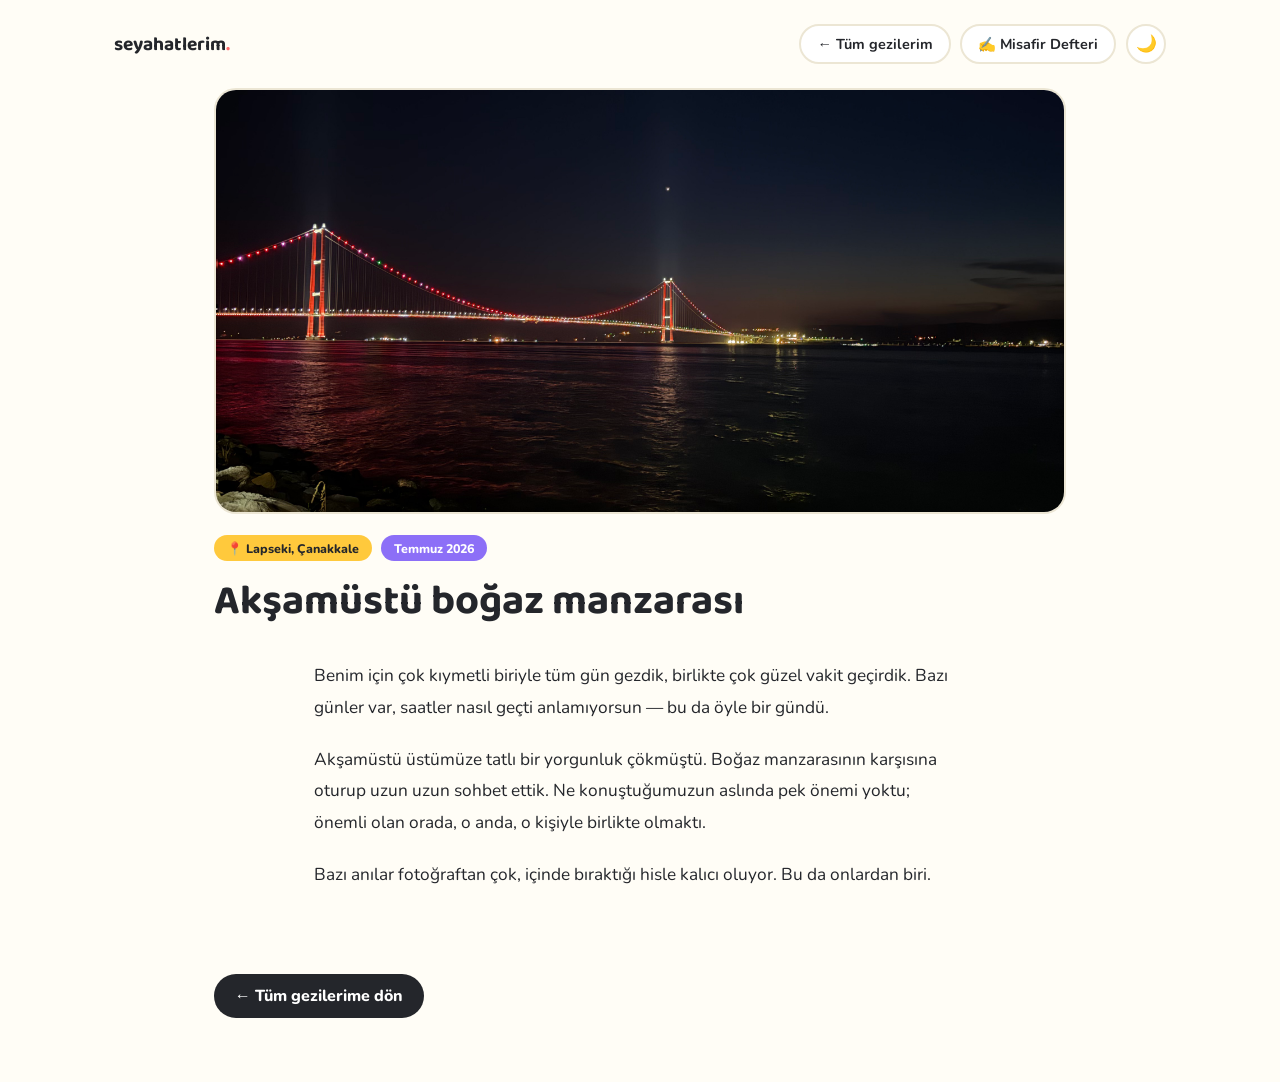
<file: lapseki.html>
<!DOCTYPE html>
<html lang="tr">
<head>
<meta charset="UTF-8">
<meta name="viewport" content="width=device-width, initial-scale=1.0">
<title>Lapseki — Seyahat Günlüğüm</title>
<script>
  (function() {
    const saved = localStorage.getItem('theme');
    const theme = saved || (window.matchMedia('(prefers-color-scheme: dark)').matches ? 'dark' : 'light');
    document.documentElement.setAttribute('data-theme', theme);
  })();
</script>
<link rel="preconnect" href="https://fonts.googleapis.com">
<link href="https://fonts.googleapis.com/css2?family=Baloo+2:wght@500;700;800&family=Nunito:wght@400;600;700;800&display=swap" rel="stylesheet">
<link rel="stylesheet" href="style.css">
</head>
<body>

<nav class="nav">
  <span class="nav-brand">seyahatlerim<span class="dot">.</span></span>
  <div class="nav-right">
    <a class="nav-back" href="index.html">← Tüm gezilerim</a>
    <a class="nav-back" href="misafirdefteri.html">✍️ Misafir Defteri</a>
    <button id="theme-toggle" class="theme-toggle" aria-label="Karanlık modu değiştir">🌙</button>
  </div>
</nav>

<div class="detail-hero">
  <img class="detail-photo" src="images/lapseki_sayfa.jpg" alt="Lapseki, Çanakkale">
</div>

<div class="detail-meta" style="max-width:900px;margin:1.3rem auto 0;padding:0 1.5rem;">
  <span class="pill" style="background:#ffc93c;color:#24262b">📍 Lapseki, Çanakkale</span>
  <span class="pill" style="background:#8c6ff7">Temmuz 2026</span>
</div>

<h1 class="detail-title">Akşamüstü boğaz manzarası</h1>

<div class="detail-body">
  <p>
    Benim için çok kıymetli biriyle tüm gün gezdik, birlikte çok güzel vakit geçirdik.
    Bazı günler var, saatler nasıl geçti anlamıyorsun — bu da öyle bir gündü.
  </p>
  <p>
    Akşamüstü üstümüze tatlı bir yorgunluk çökmüştü. Boğaz manzarasının karşısına
    oturup uzun uzun sohbet ettik. Ne konuştuğumuzun aslında pek önemi yoktu;
    önemli olan orada, o anda, o kişiyle birlikte olmaktı.
  </p>
  <p>
    Bazı anılar fotoğraftan çok, içinde bıraktığı hisle kalıcı oluyor. Bu da onlardan biri.
  </p>
</div>

<div class="detail-footer">
  <a class="back-link" href="index.html">← Tüm gezilerime dön</a>
</div>

<script>
  const themeToggle = document.getElementById('theme-toggle');
  function updateThemeIcon() {
    const isDark = document.documentElement.getAttribute('data-theme') === 'dark';
    themeToggle.textContent = isDark ? '☀️' : '🌙';
  }
  updateThemeIcon();
  themeToggle.addEventListener('click', () => {
    const isDark = document.documentElement.getAttribute('data-theme') === 'dark';
    const next = isDark ? 'light' : 'dark';
    document.documentElement.setAttribute('data-theme', next);
    localStorage.setItem('theme', next);
    updateThemeIcon();
  });
</script>

</body>
</html>
</file>
<file: style.css>
:root {
  --paper: #fffdf6;
  --surface: #ffffff;
  --ink: #24262b;
  --ink-soft: #5b5d66;
  --blue: #2f80ed;
  --coral: #ff6b6b;
  --yellow: #ffc93c;
  --green: #06a77d;
  --purple: #8c6ff7;
  --line: #ece6d4;
  --radius-lg: 22px;
  --radius-sm: 12px;
}

[data-theme="dark"] {
  --paper: #1a1b1f;
  --surface: #24262b;
  --ink: #ecedf1;
  --ink-soft: #9a9da6;
  --line: #34363d;
}

[data-theme="dark"] .gb-setup { color: #24262b; }

* { box-sizing: border-box; }

body {
  margin: 0;
  background: var(--paper);
  color: var(--ink);
  font-family: 'Nunito', sans-serif;
  -webkit-font-smoothing: antialiased;
  transition: background-color 0.2s ease, color 0.2s ease;
}

h1, h2, h3 {
  font-family: 'Baloo 2', sans-serif;
  margin: 0;
}

a { color: inherit; text-decoration: none; }

/* ---------- NAV ---------- */
.nav {
  display: flex;
  align-items: center;
  justify-content: space-between;
  max-width: 1100px;
  margin: 0 auto;
  padding: 1.5rem 1.5rem 0;
}
.nav-brand {
  font-family: 'Baloo 2', sans-serif;
  font-weight: 700;
  font-size: 1.2rem;
}
.nav-brand .dot { color: var(--coral); }
.nav-right {
  display: flex;
  align-items: center;
  gap: 0.6rem;
}
.nav-back {
  display: inline-flex;
  align-items: center;
  gap: 0.4rem;
  font-weight: 700;
  font-size: 0.9rem;
  padding: 0.5rem 1rem;
  border-radius: 999px;
  background: var(--surface);
  color: var(--ink);
  border: 2px solid var(--line);
  transition: transform 0.15s ease, border-color 0.15s ease;
}
.nav-back:hover { transform: translateX(-3px); border-color: var(--blue); }

.theme-toggle {
  display: inline-flex;
  align-items: center;
  justify-content: center;
  width: 40px;
  height: 40px;
  flex-shrink: 0;
  border-radius: 50%;
  border: 2px solid var(--line);
  background: var(--surface);
  color: var(--ink);
  font-size: 1.05rem;
  line-height: 1;
  cursor: pointer;
  transition: transform 0.2s ease, border-color 0.15s ease;
}
.theme-toggle:hover { transform: rotate(15deg); border-color: var(--purple); }

/* ---------- HERO ---------- */
.hero {
  position: relative;
  padding: 3rem 1.5rem 3.5rem;
  text-align: center;
  overflow: hidden;
}
.hero-inner { max-width: 640px; margin: 0 auto; position: relative; z-index: 2; }

.blob {
  position: absolute;
  border-radius: 50%;
  filter: blur(2px);
  opacity: 0.5;
  z-index: 1;
}
.blob.b1 { width: 160px; height: 160px; background: var(--yellow); top: -40px; left: 6%; }
.blob.b2 { width: 120px; height: 120px; background: var(--coral); top: 20px; right: 10%; }
.blob.b3 { width: 90px;  height: 90px;  background: var(--blue); bottom: -20px; left: 30%; }

.eyebrow {
  display: inline-block;
  font-weight: 800;
  font-size: 0.75rem;
  letter-spacing: 0.08em;
  text-transform: uppercase;
  color: #fff;
  background: var(--purple);
  padding: 0.35rem 0.9rem;
  border-radius: 999px;
  margin-bottom: 1.1rem;
}

.hero h1 {
  font-size: clamp(2.2rem, 6vw, 3.6rem);
  font-weight: 700;
  line-height: 1.1;
}
.hero h1 .accent { color: var(--coral); }

.hero-sub {
  margin-top: 1rem;
  font-size: 1.1rem;
  color: var(--ink-soft);
  line-height: 1.6;
}

/* ---------- STATS STRIP ---------- */
.stats-strip {
  display: flex;
  justify-content: center;
  gap: 2.8rem;
  flex-wrap: wrap;
  max-width: 700px;
  margin: 0 auto 2.2rem;
  padding: 0 1.5rem;
}
.stat { text-align: center; }
.stat-num {
  display: block;
  font-family: 'Baloo 2', sans-serif;
  font-size: 2.3rem;
  font-weight: 800;
  color: var(--purple);
  line-height: 1;
}
.stat-label {
  display: block;
  margin-top: 0.35rem;
  font-size: 0.78rem;
  font-weight: 800;
  text-transform: uppercase;
  letter-spacing: 0.05em;
  color: var(--ink-soft);
}

/* ---------- Ã–NE Ã‡IKANLAR (en Ã§ok beÄŸenilen iz) ---------- */
.highlight-section {
  max-width: 700px;
  margin: 0 auto 2.2rem;
  padding: 0 1.5rem;
}
.highlight-card {
  position: relative;
  background: var(--surface);
  border: 2px solid var(--yellow);
  border-radius: var(--radius-lg);
  padding: 1.4rem 1.5rem;
  box-shadow: 0 6px 0 var(--yellow);
  transform: rotate(-0.5deg);
  transition: transform 0.2s ease, box-shadow 0.2s ease;
}
.highlight-card:hover {
  transform: translateY(-3px) rotate(0deg);
  box-shadow: 0 9px 0 var(--yellow);
}
.highlight-badge {
  display: inline-block;
  font-weight: 800;
  font-size: 0.72rem;
  letter-spacing: 0.05em;
  text-transform: uppercase;
  color: #7a5b00;
  background: var(--yellow);
  padding: 0.3rem 0.8rem;
  border-radius: 999px;
  margin-bottom: 0.8rem;
}
.highlight-body {
  display: flex;
  gap: 1rem;
  align-items: flex-start;
  flex-wrap: wrap;
}
.highlight-photo {
  width: 96px;
  height: 96px;
  object-fit: cover;
  border-radius: var(--radius-sm);
  border: 2px solid var(--line);
  flex-shrink: 0;
}
.highlight-text { flex: 1; min-width: 160px; }
.highlight-text h3 { font-size: 1.2rem; margin: 0.2rem 0 0.3rem; }
.highlight-message {
  margin: 0 0 0.4rem;
  line-height: 1.5;
  color: var(--ink-soft);
}
.highlight-meta {
  margin: 0;
  font-size: 0.85rem;
  font-weight: 700;
  color: var(--ink-soft);
}

/* ---------- MAP ---------- */
.map-section {
  max-width: 1100px;
  margin: 0 auto 1rem;
  padding: 0 1.5rem;
}
#turkiye-map {
  width: 100%;
  height: 420px;
  border-radius: var(--radius-lg);
  border: 2px solid var(--line);
  box-shadow: 0 6px 0 var(--line);
}
[data-theme="dark"] #turkiye-map .leaflet-tile-pane {
  filter: brightness(1.5) contrast(1.05) saturate(1.15);
}
.map-pin span {
  display: block;
  width: 20px;
  height: 20px;
  border-radius: 50% 50% 50% 0;
  transform: rotate(-45deg);
  border: 2px solid #fff;
  box-shadow: 0 2px 4px rgba(0,0,0,0.35);
}
.leaflet-popup-content-wrapper {
  border-radius: var(--radius-sm);
  font-family: 'Nunito', sans-serif;
}
.leaflet-popup-content a {
  font-weight: 800;
  color: var(--purple);
}
@media (max-width: 480px) {
  #turkiye-map { height: 320px; }
}

/* ---------- MAP: MÄ°SAFÄ°R PÄ°NÄ° EKLEME ---------- */
.map-toolbar {
  display: flex;
  align-items: center;
  justify-content: center;
  gap: 0.8rem;
  flex-wrap: wrap;
  margin-top: 1rem;
}
.map-add-btn {
  font-family: 'Baloo 2', sans-serif;
  font-weight: 700;
  font-size: 0.95rem;
  padding: 0.65rem 1.4rem;
  border: none;
  border-radius: 999px;
  background: var(--blue);
  color: #fff;
  cursor: pointer;
  transition: transform 0.15s ease;
}
.map-add-btn:hover { transform: translateY(-2px); }
.map-add-status {
  font-weight: 700;
  font-size: 0.85rem;
  color: var(--ink-soft);
}

.map-pin-visitor span {
  display: block;
  width: 16px;
  height: 16px;
  border-radius: 50% 50% 50% 0;
  transform: rotate(-45deg);
  border: 2px solid #fff;
  background: var(--blue);
  box-shadow: 0 2px 4px rgba(0,0,0,0.35);
}

/* Yeni eklenen misafir pini haritaya zÄ±playarak dÃ¼ÅŸer */
@keyframes pinDrop {
  0% { transform: translateY(-34px) scale(0.4) rotate(-45deg); opacity: 0; }
  60% { transform: translateY(6px) scale(1.15) rotate(-45deg); opacity: 1; }
  100% { transform: translateY(0) scale(1) rotate(-45deg); }
}
.pin-drop-anim span {
  animation: pinDrop 0.55s cubic-bezier(.34,1.56,.64,1);
}

.pin-cat-badge {
  display: inline-block;
  background: var(--cat-color, var(--purple));
  color: #fff;
  font-weight: 800;
  font-size: 0.68rem;
  padding: 0.18rem 0.6rem;
  border-radius: 999px;
  margin-bottom: 0.3rem;
}

.pin-modal-overlay {
  position: fixed;
  inset: 0;
  background: rgba(0,0,0,0.45);
  align-items: center;
  justify-content: center;
  padding: 1.5rem;
  z-index: 1000;
  display: none;
}
/* [hidden] tek baÅŸÄ±na yeterli deÄŸil Ã§Ã¼nkÃ¼ yukarÄ±daki class display'i ezer;
   bu yÃ¼zden gÃ¶rÃ¼nÃ¼rlÃ¼ÄŸÃ¼ aÃ§Ä±kÃ§a :not([hidden]) ile kontrol ediyoruz. */
.pin-modal-overlay:not([hidden]) {
  display: flex;
}

.pin-success { text-align: center; }
.pin-success-msg {
  font-weight: 700;
  color: var(--green);
  margin: 0 0 1.2rem;
  line-height: 1.5;
}
.pin-modal {
  position: relative;
  background: var(--surface);
  border: 2px solid var(--line);
  border-radius: var(--radius-lg);
  padding: 1.8rem;
  max-width: 380px;
  width: 100%;
  box-shadow: 0 6px 0 var(--line);
}
.pin-modal h3 {
  font-size: 1.3rem;
  margin-bottom: 0.4rem;
}
.pin-modal-coords {
  font-size: 0.8rem;
  color: var(--ink-soft);
  margin: 0 0 1rem;
}
.pin-modal-close {
  position: absolute;
  top: 1rem;
  right: 1rem;
  width: 32px;
  height: 32px;
  border-radius: 50%;
  border: 2px solid var(--line);
  background: var(--paper);
  color: var(--ink);
  cursor: pointer;
  font-size: 0.9rem;
}

.pin-photo-label {
  display: block;
  font-weight: 700;
  font-size: 0.85rem;
  margin-bottom: 0.4rem;
  color: var(--ink-soft);
}
.pin-photo-input {
  width: 100%;
  font-family: 'Nunito', sans-serif;
  font-size: 0.85rem;
  color: var(--ink);
}
.pin-photo-preview {
  display: block;
  margin-top: 0.7rem;
  max-width: 100%;
  max-height: 160px;
  border-radius: var(--radius-sm);
  border: 2px solid var(--line);
  object-fit: cover;
}

.pin-category-group {
  display: flex;
  flex-wrap: wrap;
  gap: 0.5rem;
}
.pin-cat-btn {
  border: 2px solid var(--line);
  background: var(--paper);
  color: var(--ink-soft);
  border-radius: 999px;
  padding: 0.35rem 0.8rem;
  font-weight: 700;
  font-size: 0.82rem;
  font-family: 'Nunito', sans-serif;
  cursor: pointer;
  transition: transform 0.12s ease, background-color 0.12s ease, border-color 0.12s ease, color 0.12s ease;
}
.pin-cat-btn:hover { transform: translateY(-1px); }
.pin-cat-btn.is-active {
  background: var(--cat-color, var(--purple));
  border-color: var(--cat-color, var(--purple));
  color: #fff;
}

/* Pin ekleme baÅŸarÄ±lÄ± olunca kÄ±sa bir konfeti patlamasÄ± */
.pin-success { position: relative; overflow: visible; }
.confetti-piece {
  position: absolute;
  top: -6px;
  left: 50%;
  width: 8px;
  height: 8px;
  border-radius: 2px;
  pointer-events: none;
  animation: confettiFall 0.9s ease-out forwards;
}
@keyframes confettiFall {
  0% { transform: translate(0, 0) rotate(0deg); opacity: 1; }
  100% { transform: translate(var(--x), 100px) rotate(var(--rot)); opacity: 0; }
}

/* ---------- FOTOÄRAF BÃœYÃœTME (LIGHTBOX) ---------- */
.photo-lightbox-overlay {
  position: fixed;
  inset: 0;
  background: rgba(0,0,0,0.85);
  align-items: center;
  justify-content: center;
  padding: 2rem;
  z-index: 2000;
  display: none;
}
.photo-lightbox-overlay:not([hidden]) {
  display: flex;
}
.photo-lightbox-img {
  max-width: 100%;
  max-height: 100%;
  border-radius: var(--radius-sm);
  box-shadow: 0 10px 40px rgba(0,0,0,0.5);
}
.photo-lightbox-close {
  position: absolute;
  top: 1.2rem;
  right: 1.2rem;
  width: 40px;
  height: 40px;
  border-radius: 50%;
  border: none;
  background: rgba(255,255,255,0.92);
  color: var(--ink);
  cursor: pointer;
  font-size: 1rem;
}

/* ---------- ENTRIES GRID ---------- */
.entries {
  max-width: 1100px;
  margin: 0 auto;
  padding: 1rem 1.5rem 5rem;
  display: grid;
  grid-template-columns: repeat(auto-fit, minmax(280px, 1fr));
  gap: 2.2rem;
}

.card {
  display: block;
  background: var(--surface);
  border: 2px solid var(--line);
  border-radius: var(--radius-lg);
  overflow: hidden;
  transition: transform 0.2s ease, box-shadow 0.2s ease, border-color 0.2s ease;
  box-shadow: 0 6px 0 var(--line);
}
.card:hover {
  transform: translateY(-6px) rotate(-0.6deg);
  box-shadow: 0 10px 0 var(--card-color, var(--coral));
  border-color: var(--card-color, var(--coral));
}

.card-photo { position: relative; aspect-ratio: 4 / 3; overflow: hidden; }
.card-photo img { width: 100%; height: 100%; object-fit: cover; display: block; }

.pin {
  position: absolute;
  top: 12px;
  left: 12px;
  display: flex;
  align-items: center;
  gap: 0.3rem;
  background: var(--card-color, var(--coral));
  color: #fff;
  font-weight: 800;
  font-size: 0.75rem;
  padding: 0.35rem 0.7rem;
  border-radius: 999px;
}

.card-body { padding: 1.3rem 1.4rem 1.5rem; }

.card-loc {
  font-weight: 800;
  font-size: 0.75rem;
  letter-spacing: 0.06em;
  text-transform: uppercase;
  color: var(--card-color, var(--coral));
  margin: 0 0 0.4rem;
}

.card h2 {
  font-size: 1.35rem;
  font-weight: 700;
  margin-bottom: 0.5rem;
}

.card-text {
  font-size: 0.95rem;
  line-height: 1.6;
  color: var(--ink-soft);
  margin: 0 0 1rem;
}

.card-cta {
  display: inline-flex;
  align-items: center;
  gap: 0.35rem;
  font-weight: 800;
  font-size: 0.9rem;
  color: var(--card-color, var(--coral));
}
.card-cta .arrow { transition: transform 0.15s ease; }
.card:hover .card-cta .arrow { transform: translateX(4px); }

/* ---------- DETAIL PAGE ---------- */
.detail-hero {
  max-width: 900px;
  margin: 1.5rem auto 0;
  padding: 0 1.5rem;
}
.detail-photo {
  width: 100%;
  aspect-ratio: 16 / 8;
  object-fit: cover;
  border-radius: var(--radius-lg);
  border: 2px solid var(--line);
  display: block;
}

.detail-meta {
  display: flex;
  flex-wrap: wrap;
  gap: 0.6rem;
  margin: 1.3rem 0 0.6rem;
}
.pill {
  font-weight: 800;
  font-size: 0.78rem;
  padding: 0.3rem 0.8rem;
  border-radius: 999px;
  color: #fff;
}

.detail-title {
  max-width: 900px;
  margin: 0 auto;
  padding: 0 1.5rem;
  font-size: clamp(1.8rem, 5vw, 2.6rem);
  font-weight: 700;
  margin-top: 0.4rem;
}

.detail-body {
  max-width: 700px;
  margin: 1.6rem auto 0;
  padding: 0 1.5rem 4rem;
  font-size: 1.08rem;
  line-height: 1.85;
  color: var(--ink);
}
.detail-body p { margin: 0 0 1.2rem; }

.detail-footer {
  max-width: 900px;
  margin: 0 auto;
  padding: 0 1.5rem 4rem;
}
.back-link {
  display: inline-flex;
  align-items: center;
  gap: 0.4rem;
  font-weight: 800;
  padding: 0.7rem 1.3rem;
  border-radius: 999px;
  background: var(--ink);
  color: #fff;
  transition: transform 0.15s ease;
}
.back-link:hover { transform: translateX(-3px); }

/* ---------- FOOTER ---------- */
.site-footer {
  text-align: center;
  padding: 2rem 1rem 3rem;
  font-weight: 700;
  font-size: 0.85rem;
  color: var(--ink-soft);
}

/* ---------- GUESTBOOK ---------- */
.gb-setup {
  max-width: 700px;
  margin: 0 auto 2rem;
  padding: 1.5rem 1.6rem;
  background: #fff8e1;
  border: 2px solid var(--yellow);
  border-radius: var(--radius-lg);
}
.gb-setup p { margin: 0 0 0.8rem; line-height: 1.6; }

.gb-wrap {
  max-width: 700px;
  margin: 0 auto;
  padding: 0 1.5rem 4rem;
}

.gb-form {
  background: var(--surface);
  border: 2px solid var(--line);
  border-radius: var(--radius-lg);
  padding: 1.5rem;
  margin-bottom: 2.5rem;
  box-shadow: 0 6px 0 var(--line);
}
.gb-row { margin-bottom: 1rem; }
.gb-form input,
.gb-form textarea {
  width: 100%;
  font-family: 'Nunito', sans-serif;
  font-size: 1rem;
  padding: 0.8rem 1rem;
  border: 2px solid var(--line);
  border-radius: var(--radius-sm);
  resize: vertical;
  background: var(--paper);
  color: var(--ink);
}
.gb-form input:focus,
.gb-form textarea:focus {
  outline: none;
  border-color: var(--purple);
}

.gb-btn {
  font-family: 'Baloo 2', sans-serif;
  font-weight: 700;
  font-size: 1rem;
  padding: 0.7rem 1.6rem;
  border: none;
  border-radius: 999px;
  background: var(--purple);
  color: #fff;
  cursor: pointer;
  transition: transform 0.15s ease;
}
.gb-btn:hover { transform: translateY(-2px); }
.gb-btn:disabled { opacity: 0.6; cursor: default; transform: none; }

.gb-status {
  margin: 0.8rem 0 0;
  font-weight: 700;
  font-size: 0.9rem;
  color: var(--green);
  min-height: 1.2em;
}

.gb-entries { display: flex; flex-direction: column; gap: 1rem; }
.gb-loading { color: var(--ink-soft); font-weight: 600; text-align: center; }

.gb-entry {
  background: var(--surface);
  border: 2px solid var(--line);
  border-left: 5px solid var(--purple);
  border-radius: var(--radius-sm);
  padding: 1rem 1.2rem;
  transition: transform 0.18s ease, box-shadow 0.18s ease;
}
.gb-entry:hover {
  transform: translateY(-3px) rotate(-0.3deg);
  box-shadow: 0 8px 0 var(--line);
}
.gb-entry-name {
  font-family: 'Baloo 2', sans-serif;
  font-weight: 700;
  margin: 0 0 0.3rem;
  color: var(--purple);
}
.gb-entry-msg {
  margin: 0 0 0.4rem;
  line-height: 1.6;
  color: var(--ink);
}
.gb-entry-date {
  margin: 0;
  font-size: 0.78rem;
  font-weight: 700;
  color: var(--ink-soft);
}

/* ---------- BEÄENÄ° BUTONU (misafir defteri + harita pinleri) ---------- */
.gb-entry-footer {
  display: flex;
  align-items: center;
  justify-content: space-between;
  gap: 0.6rem;
  margin-top: 0.5rem;
}
.gb-like-btn,
.pin-like-btn {
  display: inline-flex;
  align-items: center;
  gap: 0.35rem;
  border: 2px solid var(--line);
  background: var(--paper);
  border-radius: 999px;
  padding: 0.3rem 0.75rem;
  font-weight: 800;
  font-size: 0.78rem;
  font-family: 'Nunito', sans-serif;
  color: var(--ink-soft);
  cursor: pointer;
  transition: transform 0.12s ease;
}
.gb-like-btn:hover,
.pin-like-btn:hover { transform: scale(1.06); }
.gb-like-btn.is-liked,
.pin-like-btn.is-liked {
  background: #ffe3e3;
  border-color: var(--coral);
  color: var(--coral);
}
.pin-like-btn { margin-top: 0.6rem; }

/* ---------- ACCESSIBILITY / MOTION ---------- */
a:focus-visible, button:focus-visible {
  outline: 3px solid var(--blue);
  outline-offset: 2px;
}
@media (prefers-reduced-motion: reduce) {
  .card, .card-cta .arrow, .nav-back, .back-link, .theme-toggle, body,
  .gb-entry, .highlight-card, .gb-like-btn, .pin-like-btn, .pin-cat-btn { transition: none; }
  .pin-drop-anim span, .confetti-piece { animation: none; }
}

@media (max-width: 480px) {
  .hero { padding: 2.2rem 1.2rem 2rem; }
  .entries { padding: 0.5rem 1.2rem 3.5rem; gap: 1.6rem; }
  .pin-modal { padding: 1.4rem; }
}
</file>
